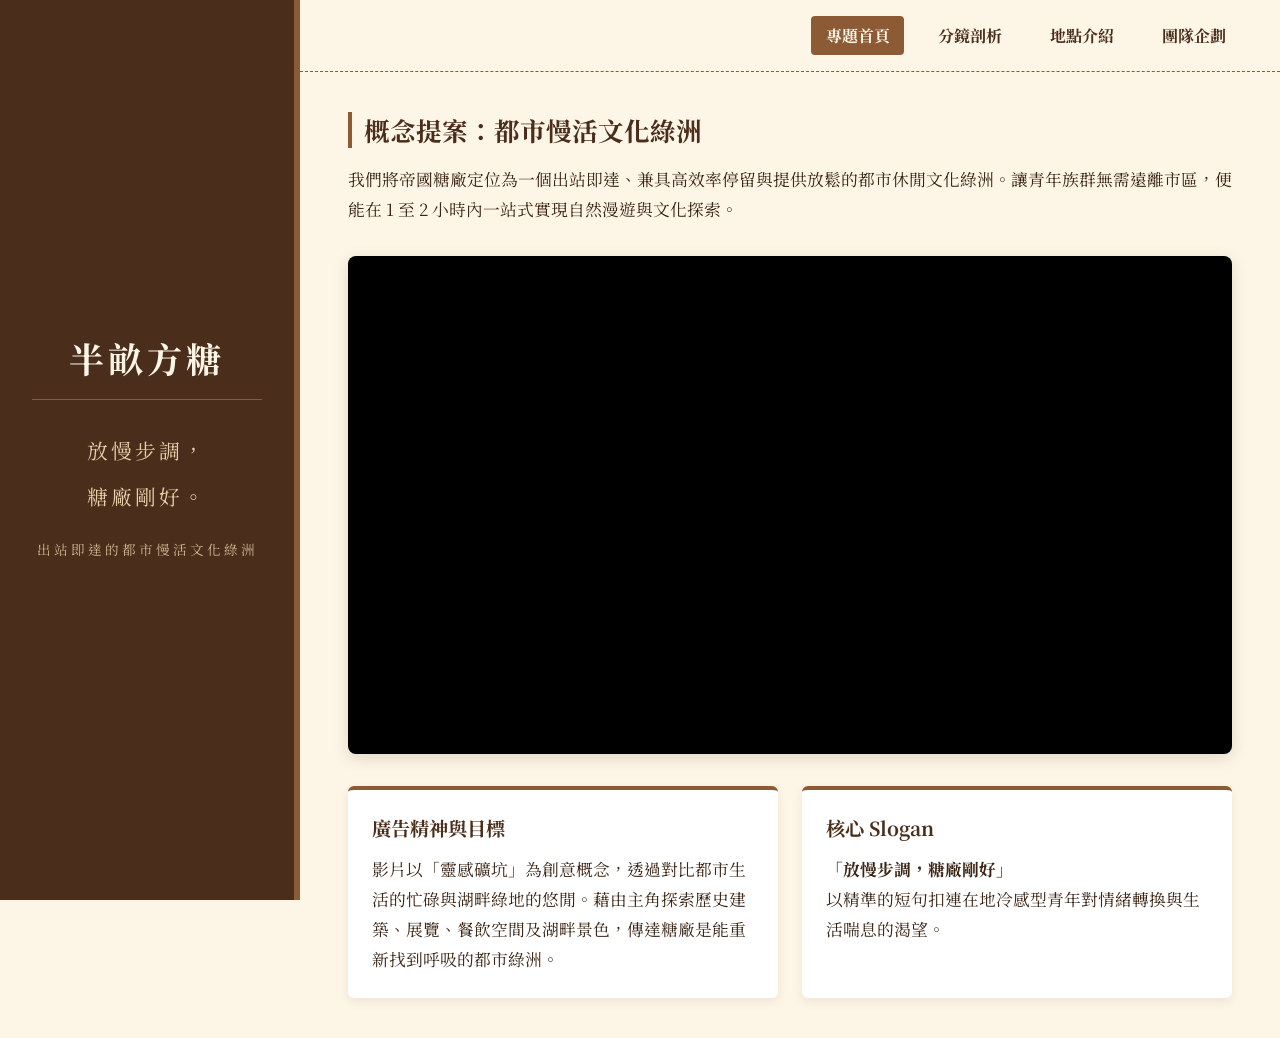
<file: index.html>
<!DOCTYPE html>
<html lang="zh-TW">
<head>
    <meta charset="UTF-8">
    <meta name="viewport" content="width=device-width, initial-scale=1.0">
    <meta name="description" content="《半畝方糖》大二行銷影展專題網頁，聚焦臺中東區帝國製糖廠臺中營業所與星泉湖畔，打造出站即達的都市慢活文化綠洲。">
    <meta name="keywords" content="半畝方糖, 帝國製糖廠, 星泉湖, 臺中景點, 都市綠洲, 行銷影展">
    
    <meta property="og:title" content="首頁 |《半畝方糖》影展專案">
    <meta property="og:description" content="放慢步調，糖廠剛好。跟著我們探索這座結合歷史建築與湖畔生態的都市綠洲。">
    <meta property="og:type" content="website">
    
    <title>首頁 |《半畝方糖》影展專案</title>
    <link rel="stylesheet" href="css/style.css">
</head>
<body>

    <aside class="left-sidebar">
        <h1>半畝方糖</h1>
        <div class="slogan">
            <p>放慢步調，</p>
            <p>糖廠剛好。</p>
            <p class="sub-text">出站即達的都市慢活文化綠洲</p>
        </div>
    </aside>

    <div class="right-wrapper">
        <nav class="top-nav">
            <ul>
                <li><a href="index.html" class="active">專題首頁</a></li>
                <li><a href="film.html">分鏡剖析</a></li>
                <li><a href="location.html">地點介紹</a></li>
                <li><a href="team.html">團隊企劃</a></li>
            </ul>
        </nav>

        <main class="main-content">
            <article>
                <header>
                    <h2>概念提案：都市慢活文化綠洲</h2>
                    <p>我們將帝國糖廠定位為一個出站即達、兼具高效率停留與提供放鬆的都市休閒文化綠洲。讓青年族群無需遠離市區，便能在 1 至 2 小時內一站式實現自然漫遊與文化探索。</p>
                </header>
                
                <section style="margin-top: 2rem;">
                    <div class="video-container">
                        <iframe width="560" height="315" src="https://www.youtube.com/embed/9Pt69ocH8tw?si=bbBnwbcCzIbg_3yb" title="YouTube video player" frameborder="0" allow="accelerometer; autoplay; clipboard-write; encrypted-media; gyroscope; picture-in-picture; web-share" referrerpolicy="strict-origin-when-cross-origin" allowfullscreen>
                            
                        </iframe>
                    </div>
                </section>

                <section class="card-grid">
                    <div class="card">
                        <h3>廣告精神與目標</h3>
                        <p>影片以「靈感礦坑」為創意概念，透過對比都市生活的忙碌與湖畔綠地的悠閒。藉由主角探索歷史建築、展覽、餐飲空間及湖畔景色，傳達糖廠是能重新找到呼吸的都市綠洲。</p>
                    </div>
                    <div class="card">
                        <h3>核心 Slogan</h3>
                        <p><strong>「放慢步調，糖廠剛好」</strong></p>
                        <p>以精準的短句扣連在地冷感型青年對情緒轉換與生活喘息的渴望。</p>
                    </div>
                </section>
            </article>
        </main>
    </div>

</body>
</html>
</file>
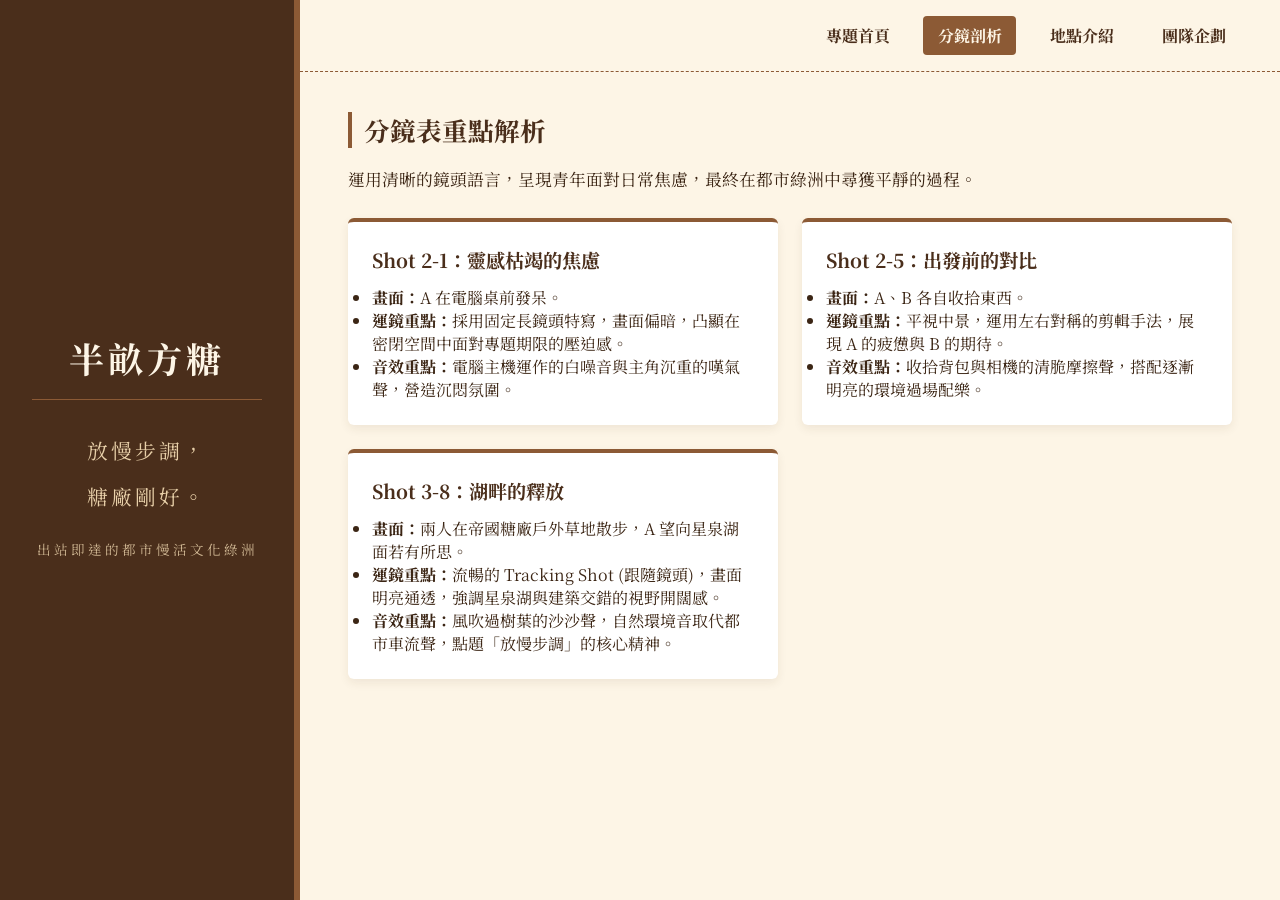
<file: film.html>
<!DOCTYPE html>
<html lang="zh-TW">
<head>
    <meta charset="UTF-8">
    <meta name="viewport" content="width=device-width, initial-scale=1.0">
    <meta name="description" content="《半畝方糖》短片分鏡剖析，深入探討運鏡技巧與音效重點。">
    <meta property="og:title" content="分鏡剖析 |《半畝方糖》影展專案">
    <title>分鏡剖析 |《半畝方糖》影展專案</title>
    <link rel="stylesheet" href="css/style.css">
</head>
<body>

    <aside class="left-sidebar">
        <h1>半畝方糖</h1>
        <div class="slogan">
            <p>放慢步調，</p>
            <p>糖廠剛好。</p>
            <p class="sub-text">出站即達的都市慢活文化綠洲</p>
        </div>
    </aside>

    <div class="right-wrapper">
        <nav class="top-nav">
            <ul>
                <li><a href="index.html">專題首頁</a></li>
                <li><a href="film.html" class="active">分鏡剖析</a></li>
                <li><a href="location.html">地點介紹</a></li>
                <li><a href="team.html">團隊企劃</a></li>
            </ul>
        </nav>

        <main class="main-content">
            <h2>分鏡表重點解析</h2>
            <p>運用清晰的鏡頭語言，呈現青年面對日常焦慮，最終在都市綠洲中尋獲平靜的過程。</p>

            <section class="card-grid">
                <article class="card">
                    <h3>Shot 2-1：靈感枯竭的焦慮</h3>
                    <ul>
                        <li><strong>畫面：</strong>A 在電腦桌前發呆。</li>
                        <li><strong>運鏡重點：</strong>採用固定長鏡頭特寫，畫面偏暗，凸顯在密閉空間中面對專題期限的壓迫感。</li>
                        <li><strong>音效重點：</strong>電腦主機運作的白噪音與主角沉重的嘆氣聲，營造沉悶氛圍。</li>
                    </ul>
                </article>
                
                <article class="card">
                    <h3>Shot 2-5：出發前的對比</h3>
                    <ul>
                        <li><strong>畫面：</strong>A、B 各自收拾東西。</li>
                        <li><strong>運鏡重點：</strong>平視中景，運用左右對稱的剪輯手法，展現 A 的疲憊與 B 的期待。</li>
                        <li><strong>音效重點：</strong>收拾背包與相機的清脆摩擦聲，搭配逐漸明亮的環境過場配樂。</li>
                    </ul>
                </article>

                <article class="card">
                    <h3>Shot 3-8：湖畔的釋放</h3>
                    <ul>
                        <li><strong>畫面：</strong>兩人在帝國糖廠戶外草地散步，A 望向星泉湖面若有所思。</li>
                        <li><strong>運鏡重點：</strong>流暢的 Tracking Shot (跟隨鏡頭)，畫面明亮通透，強調星泉湖與建築交錯的視野開闊感。</li>
                        <li><strong>音效重點：</strong>風吹過樹葉的沙沙聲，自然環境音取代都市車流聲，點題「放慢步調」的核心精神。</li>
                    </ul>
                </article>
            </section>
        </main>
    </div>

</body>
</html>
</file>
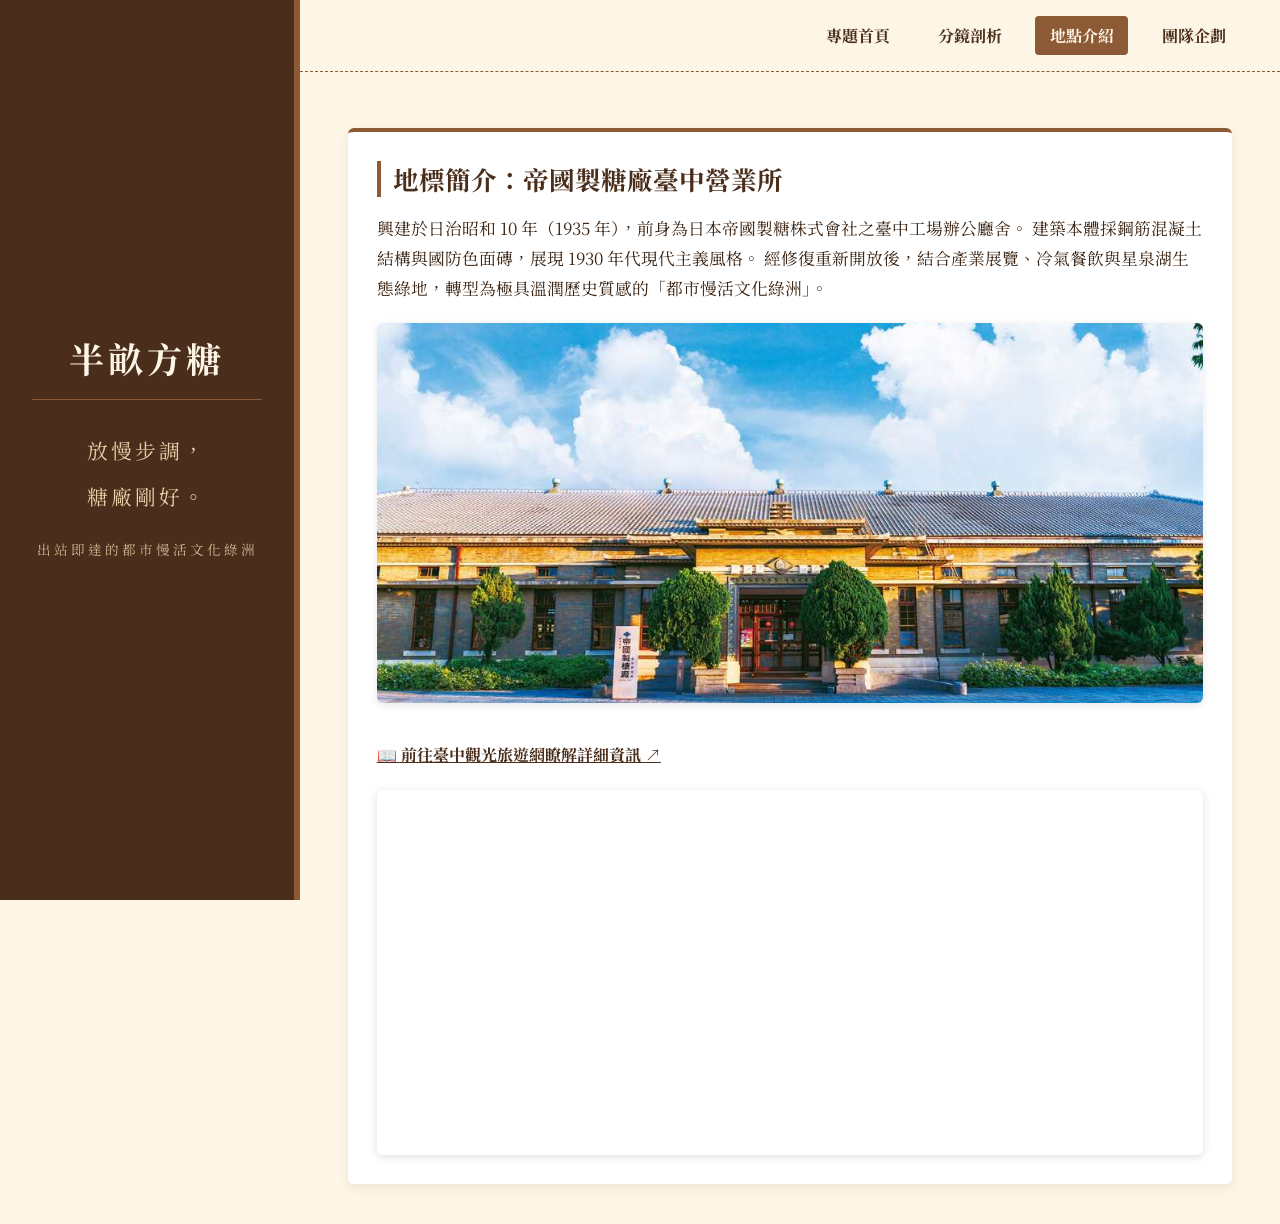
<file: location.html>
<!DOCTYPE html>
<html lang="zh-TW">
<head>
    <meta charset="UTF-8">
    <meta name="viewport" content="width=device-width, initial-scale=1.0">
    <meta name="description" content="帝國製糖廠臺中營業所與星泉湖地標簡介與歷史背景說明。">
    <meta property="og:title" content="地點介紹 |《半畝方糖》影展專案">
    <title>地點介紹 |《半畝方糖》影展專案</title>
    <link rel="stylesheet" href="css/style.css">
</head>
<body>

    <aside class="left-sidebar">
        <h1>半畝方糖</h1>
        <div class="slogan">
            <p>放慢步調，</p>
            <p>糖廠剛好。</p>
            <p class="sub-text">出站即達的都市慢活文化綠洲</p>
        </div>
    </aside>

    <div class="right-wrapper">
        <nav class="top-nav">
            <ul>
                <li><a href="index.html">專題首頁</a></li>
                <li><a href="film.html">分鏡剖析</a></li>
                <li><a href="location.html" class="active">地點介紹</a></li>
                <li><a href="team.html">團隊企劃</a></li>
            </ul>
        </nav>

        <main class="main-content">
            <section class="location-card">
                <h2>地標簡介：帝國製糖廠臺中營業所</h2>
                <p>
                    興建於日治昭和 10 年（1935 年），前身為日本帝國製糖株式會社之臺中工場辦公廳舍。
                    建築本體採鋼筋混凝土結構與國防色面磚，展現 1930 年代現代主義風格。
                    經修復重新開放後，結合產業展覽、冷氣餐飲與星泉湖生態綠地，轉型為極具溫潤歷史質感的「都市慢活文化綠洲」。
                </p>
                
                <!-- 讀取根目錄下的 1.png 圖片 -->
                <img src="1.jpeg" alt="帝國製糖廠臺中營業所" class="location-img">
                
                <div>
                    <a href="https://travel.taichung.gov.tw/zh-tw/attractions/intro/1423" target="_blank" rel="noopener noreferrer" class="wiki-link">
                        📖 前往臺中觀光旅遊網瞭解詳細資訊 ↗
                    </a>
                </div>

                <div class="map-container">
                    <iframe 
                        src="https://www.google.com/maps/embed?pb=!1m18!1m12!1m3!1d3640.9256925184284!2d120.6896269!3d24.1375317!2m3!1f0!2f0!3f0!3m2!1i1024!2i768!4f13.1!3m3!1m2!1s0x34693d3f0a55acb9%3A0x32603836dd31083c!2z44CSNDAx6Ye65Lit5biC5p2x5Y2A5qiC44CS6LevMzDomZ8!5e0!3m2!1szh-TW!2stw!4v1700000000000!5m2!1szh-TW!2stw" 
                        width="100%" 
                        height="360" 
                        style="border:0;" 
                        allowfullscreen="" 
                        loading="lazy" 
                        referrerpolicy="no-referrer-when-downgrade">
                    </iframe>
                </div>
            </section>
        </main>
    </div>

</body>
</html>
</file>
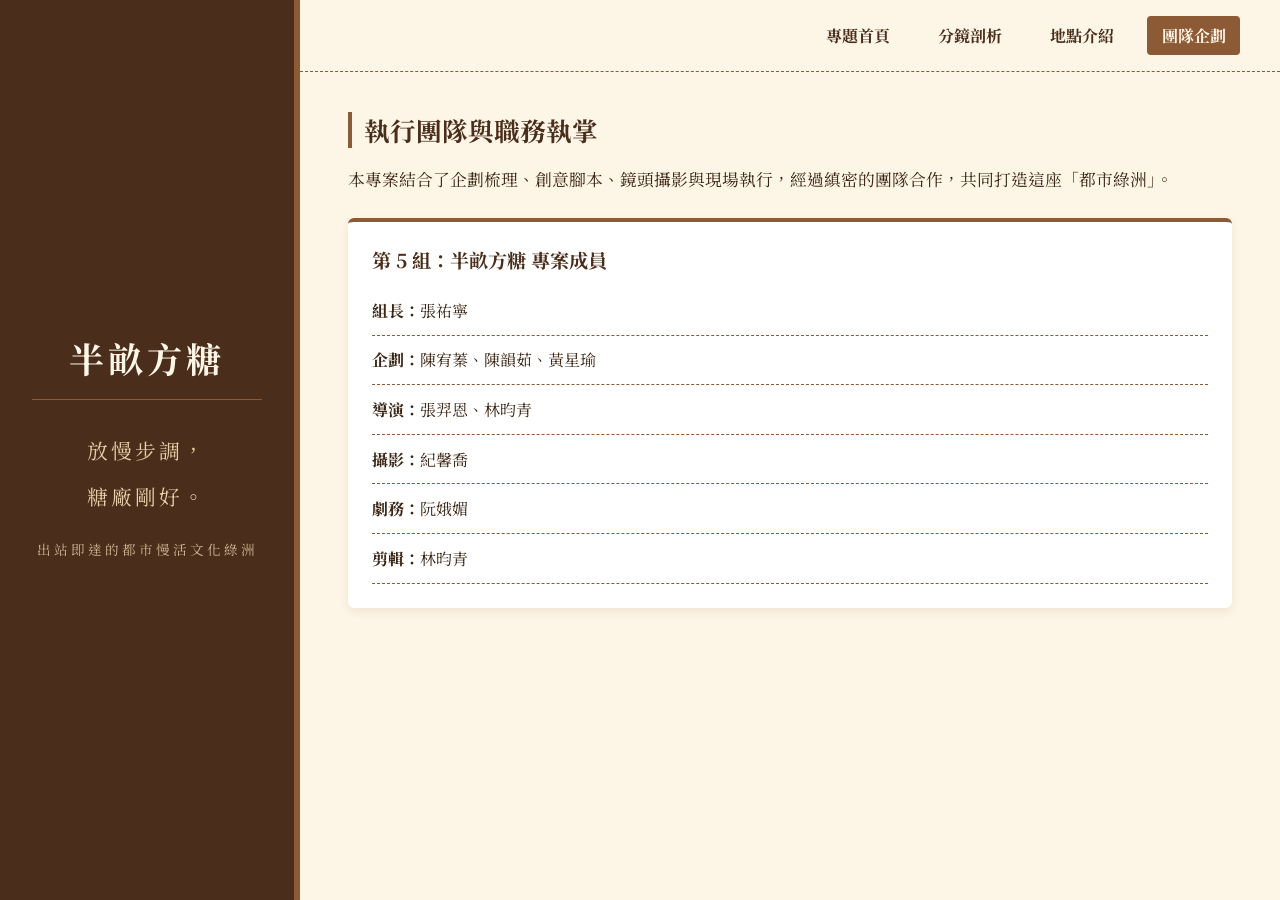
<file: team.html>
<!DOCTYPE html>
<html lang="zh-TW">
<head>
    <meta charset="UTF-8">
    <meta name="viewport" content="width=device-width, initial-scale=1.0">
    <meta name="description" content="《半畝方糖》大二行銷影展專題團隊介紹與企劃分工。">
    <meta property="og:title" content="團隊企劃 |《半畝方糖》影展專案">
    <title>團隊企劃 |《半畝方糖》影展專案</title>
    <link rel="stylesheet" href="css/style.css">
</head>
<body>

    <aside class="left-sidebar">
        <h1>半畝方糖</h1>
        <div class="slogan">
            <p>放慢步調，</p>
            <p>糖廠剛好。</p>
            <p class="sub-text">出站即達的都市慢活文化綠洲</p>
        </div>
    </aside>

    <div class="right-wrapper">
        <nav class="top-nav">
            <ul>
                <li><a href="index.html">專題首頁</a></li>
                <li><a href="film.html">分鏡剖析</a></li>
                <li><a href="location.html">地點介紹</a></li>
                <li><a href="team.html" class="active">團隊企劃</a></li>
            </ul>
        </nav>

        <main class="main-content">
            <h2>執行團隊與職務執掌</h2>
            <p>本專案結合了企劃梳理、創意腳本、鏡頭攝影與現場執行，經過縝密的團隊合作，共同打造這座「都市綠洲」。</p>

            <section class="card-grid" style="grid-template-columns: 1fr;">
                <div class="card">
                    <h3>第 5 組：半畝方糖 專案成員</h3>
                    <ul class="team-list">
                        <li><strong>組長：</strong>張祐寧</li>
                        <li><strong>企劃：</strong>陳宥蓁、陳韻茹、黃星瑜</li>
                        <li><strong>導演：</strong>張羿恩、林昀青</li>
                        <li><strong>攝影：</strong>紀馨喬</li>
                        <li><strong>劇務：</strong>阮娥媚</li>
                        <li><strong>剪輯：</strong>林昀青</li>
                    </ul>
                </div>
            </section>
        </main>
    </div>

</body>
</html>
</file>
<file: css/style.css>
@import url('https://fonts.googleapis.com/css2?family=Noto+Serif+TC:wght@400;700&display=swap');

:root {
    /* 復古咖啡色票 */
    --coffee-dark: #4a2e1b;   /* 深焙咖啡 */
    --coffee-medium: #8c5a35; /* 焦糖拿鐵 */
    --paper-bg: #fdf5e6;      /* 泛黃舊紙張 */
    --text-color: #3b2514;
    --sidebar-width: 300px;   /* 左欄寬度 */
}

* {
    box-sizing: border-box;
    margin: 0;
    padding: 0;
}

body {
    font-family: 'Noto Serif TC', serif;
    background-color: var(--paper-bg);
    color: var(--text-color);
    min-height: 100vh;
}

/* 1. 左側固定欄 */
.left-sidebar {
    width: var(--sidebar-width);
    background-color: var(--coffee-dark);
    color: var(--paper-bg);
    position: fixed;
    top: 0;
    left: 0;
    height: 100vh;
    display: flex;
    flex-direction: column;
    justify-content: center;
    align-items: center;
    padding: 2rem;
    text-align: center;
    border-right: 6px solid var(--coffee-medium);
    z-index: 100;
}

.left-sidebar h1 {
    font-size: 2.2rem;
    margin-bottom: 1.5rem;
    letter-spacing: 4px;
    border-bottom: 1px solid var(--coffee-medium);
    padding-bottom: 1rem;
    width: 100%;
}

.slogan p {
    font-size: 1.3rem;
    line-height: 1.8;
    letter-spacing: 3px;
    margin: 0.5rem 0;
    color: #e8d0a9;
}

.slogan .sub-text {
    font-size: 0.85rem;
    margin-top: 1.5rem;
    opacity: 0.85;
    line-height: 1.5;
}

/* 2. 右側容器（精準扣除左欄寬度） */
.right-wrapper {
    margin-left: var(--sidebar-width);
    width: calc(100% - var(--sidebar-width));
    min-height: 100vh;
    display: flex;
    flex-direction: column;
}

/* 3. 右上角選單 */
.top-nav {
    display: flex;
    justify-content: flex-end;
    padding: 1.5rem 2.5rem;
    background-color: var(--paper-bg);
    border-bottom: 1px dashed var(--coffee-medium);
    position: sticky;
    top: 0;
    z-index: 10;
}

.top-nav ul {
    list-style: none;
    display: flex;
    gap: 1.2rem;
    margin: 0;
    padding: 0;
    flex-wrap: wrap;
}

.top-nav a {
    text-decoration: none;
    color: var(--coffee-dark);
    font-weight: bold;
    font-size: 1rem;
    padding: 0.5rem 0.9rem;
    border-radius: 4px;
    transition: all 0.3s;
}

.top-nav a:hover, 
.top-nav a.active {
    background-color: var(--coffee-medium);
    color: var(--paper-bg);
}

/* 4. 主內容區 */
.main-content {
    padding: 2.5rem 3rem;
}

.main-content h2 {
    color: var(--coffee-dark);
    border-left: 4px solid var(--coffee-medium);
    padding-left: 12px;
    margin-bottom: 1rem;
    font-size: 1.6rem;
}

.main-content p {
    line-height: 1.8;
    font-size: 1.05rem;
}

/* 5. 影片自適應容器 16:9 */
.video-container {
    position: relative;
    padding-bottom: 56.25%;
    height: 0;
    overflow: hidden;
    max-width: 100%;
    border-radius: 8px;
    box-shadow: 0 4px 15px rgba(74, 46, 27, 0.15);
    margin: 2rem 0;
    background-color: #000;
}

.video-container iframe {
    position: absolute;
    top: 0;
    left: 0;
    width: 100%;
    height: 100%;
    border: 0;
}

/* 6. 卡片雙欄與團隊列表 */
.card-grid {
    display: grid;
    grid-template-columns: repeat(auto-fit, minmax(280px, 1fr));
    gap: 1.5rem;
    margin-top: 1.5rem;
}

.card {
    background: #ffffff;
    padding: 1.5rem;
    border-radius: 6px;
    border-top: 4px solid var(--coffee-medium);
    box-shadow: 0 4px 10px rgba(74, 46, 27, 0.08);
}

.card h3 {
    color: var(--coffee-dark);
    margin-bottom: 0.8rem;
    font-size: 1.2rem;
}

.team-list {
    list-style: none;
    padding: 0;
}

.team-list li {
    padding: 0.8rem 0;
    border-bottom: 1px dashed var(--coffee-medium);
}

/* 7. 地點介紹與地圖卡片 */
.location-card {
    background: #ffffff;
    padding: 1.8rem;
    border-radius: 6px;
    border-top: 4px solid var(--coffee-medium);
    box-shadow: 0 4px 10px rgba(74, 46, 27, 0.08);
    margin-top: 1rem;
}

.location-img {
    width: 100%;
    max-height: 380px;
    object-fit: cover;
    border-radius: 6px;
    margin: 1.2rem 0;
    box-shadow: 0 2px 8px rgba(0,0,0,0.1);
}

.wiki-link {
    display: inline-block;
    margin-top: 1rem;
    color: var(--coffee-dark);
    font-weight: bold;
    text-decoration: underline;
    transition: color 0.3s;
}

.wiki-link:hover {
    color: var(--coffee-medium);
}

.map-container {
    margin-top: 1.5rem;
    border-radius: 6px;
    overflow: hidden;
    box-shadow: 0 2px 8px rgba(74, 46, 27, 0.15);
}

/* 8. 手機與平板 RWD 適配 */
@media (max-width: 900px) {
    .left-sidebar {
        position: relative;
        width: 100%;
        height: auto;
        border-right: none;
        border-bottom: 6px solid var(--coffee-medium);
        padding: 2.5rem 1rem;
    }
    .right-wrapper {
        margin-left: 0;
        width: 100%;
    }
    .top-nav {
        justify-content: center;
        padding: 1rem;
    }
    .main-content {
        padding: 1.5rem;
    }
}
</file>
